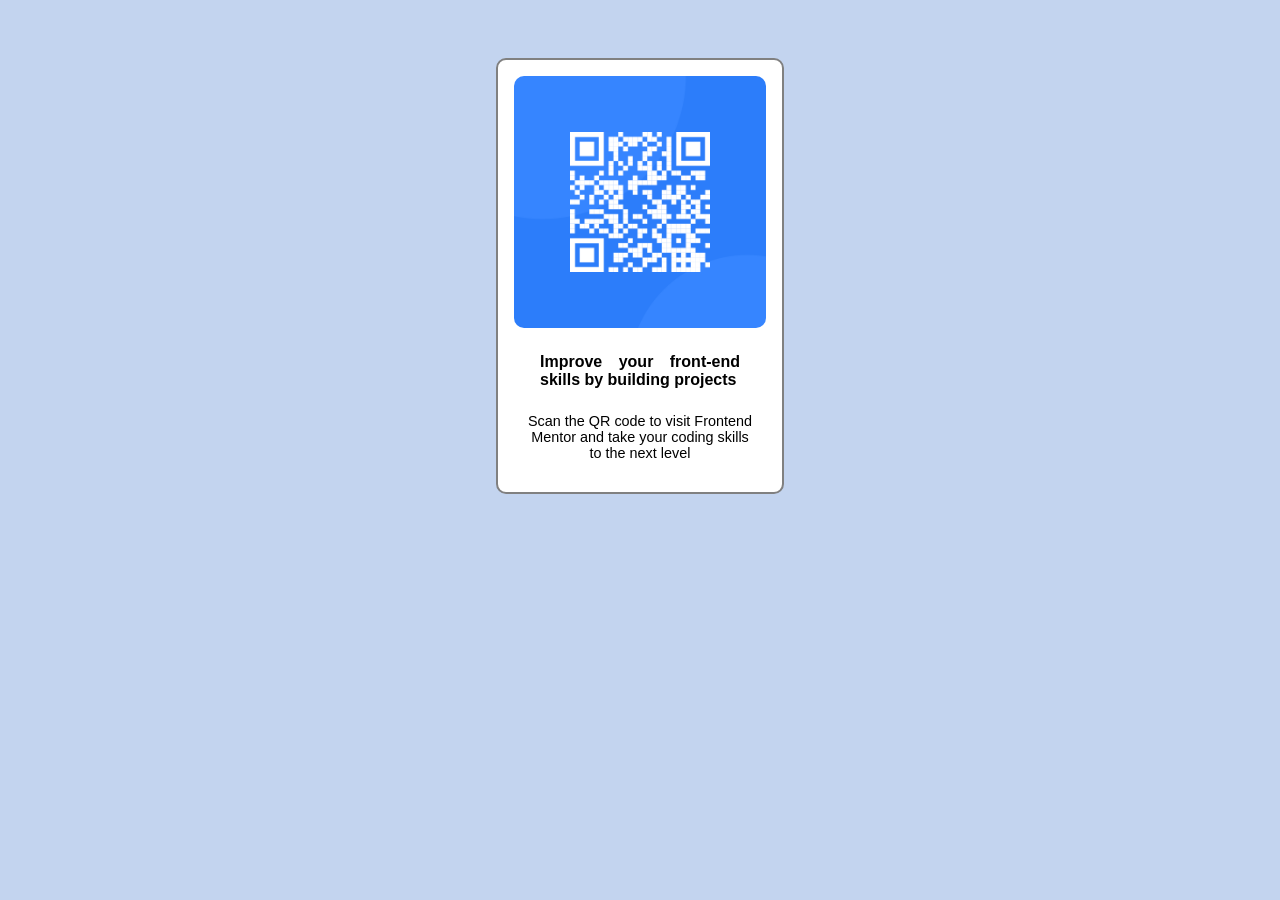
<file: index.html>
<!doctype html>
<html lang="en">
  <head>
    <meta charset="UTF-8" />
    <meta name="viewport" content="width=device-width, initial-scale=1.0" />
    <!-- displays site properly based on user's device -->
    <link rel="stylesheet" href="style.css" />
    <link
      rel="icon"
      type="image/png"
      sizes="32x32"
      href="./images/favicon-32x32.png"
    />

    <title>Frontend Mentor | QR code component</title>

    <!-- Feel free to remove these styles or customise in your own stylesheet 👍 -->
    <style></style>
  </head>
  <body>
    <main>
      <div class="card">
        <img class="img-card" src="./images/image-qr-code.png" alt="QR Code" />

        <h1 class="h1-card">
          Improve your front-end skills by building projects
        </h1>
        <p class="p-card">
          Scan the QR code to visit Frontend Mentor and take your coding skills
          to the next level
        </p>
      </div>
    </main>
  </body>
</html>
</file>
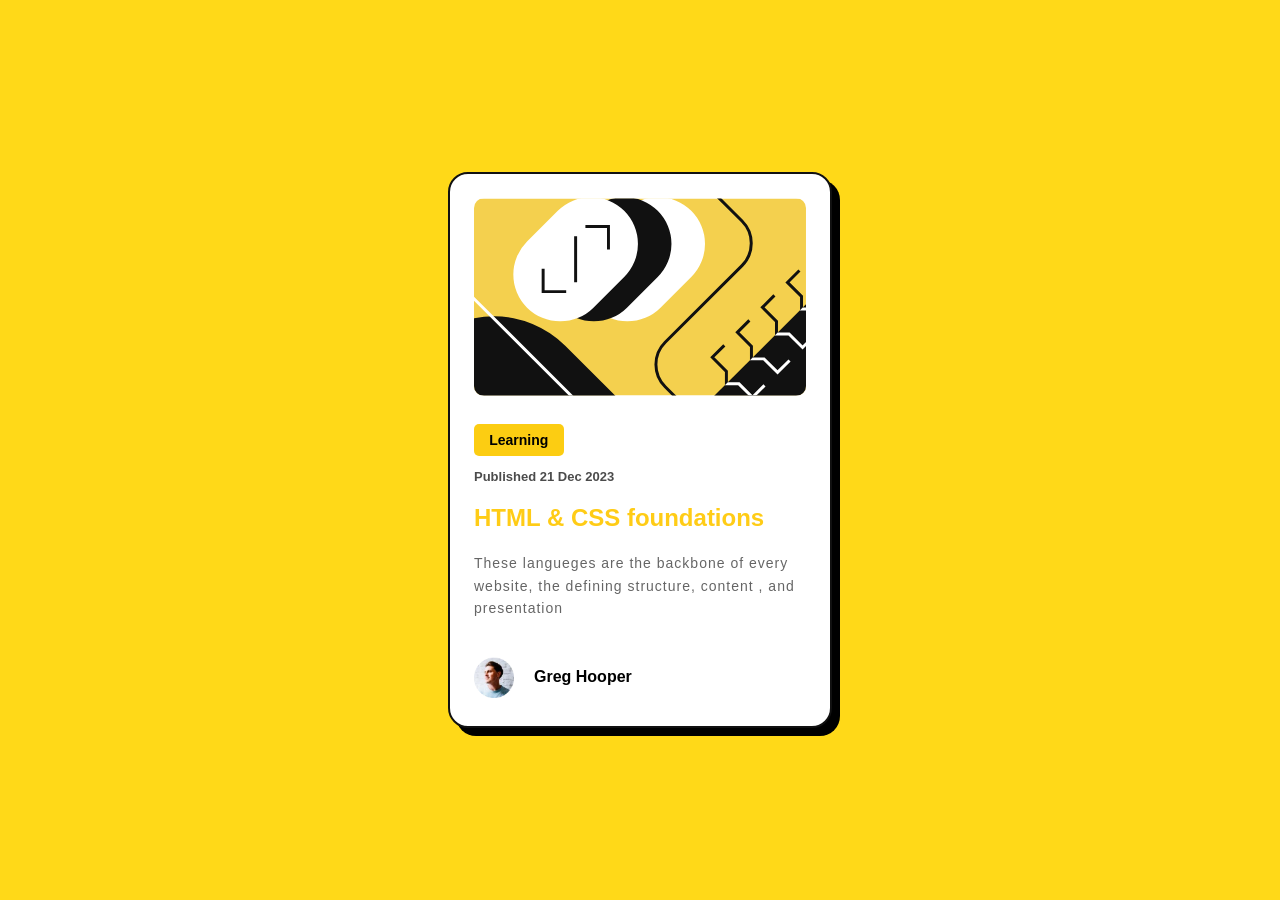
<file: blog-preview-card-main/index.html>
<!doctype html>
<html lang="en">
  <head>
    <meta charset="UTF-8" />
    <meta name="viewport" content="width=device-width, initial-scale=1.0" />
    <!-- displays site properly based on user's device -->
    <link rel="stylesheet" href="style.css" />
    <link
      rel="icon"
      type="image/png"
      sizes="32x32"
      href="./assets/images/favicon-32x32.png"
    />

    <title>Frontend Mentor | Blog preview card</title>

    <!-- Feel free to remove these styles or customise in your own stylesheet 👍 -->
    <style>
      .attribution {
        font-size: 11px;
        text-align: center;
      }
      .attribution a {
        color: hsl(228, 45%, 44%);
      }
    </style>
  </head>
  <body>
    <div class="card-body">
      <img
        src="./assets/images/illustration-article.svg"
        alt="illustration image"
        class="img-card"
      />
      <h1 class="h1-card">Learning</h1>
      <p class="p1-card">Published 21 Dec 2023</p>
      <h2 class="h2-card">HTML & CSS foundations</h2>
      <p class="p2-card">
        These langueges are the backbone of every website, the defining
        structure, content , and presentation
      </p>
      <div class="card-avatar">
        <img
          class="img2-card"
          src="./assets/images/image-avatar.webp"
          alt="avatar"
        />
        <p class="p3-card">Greg Hooper</p>
      </div>
    </div>
  </body>
</html>
</file>
<file: style.css>
* {
  box-sizing: border-box;
}

body {
  display: flex;
  justify-content: center;
  align-items: center;
  font-size: 15px;
  background-color: hsl(216, 57%, 85%);
  font-family: Arial, sans-serif;
}

.card {
  display: flex;
  flex-direction: column;
  align-items: center;
  background-color: white;
  border: 2px solid gray;
  width: 90%;
  max-width: 320px;
  padding: 16px;
  margin: auto;
  border-radius: 10px;
  margin-top: 50px;
}

.img-card {
  max-width: 100%;
  height: auto;
  display: block;
  border-radius: 10px;
  margin-bottom: 10px;
}

.h1-card {
  text-align: justify;
  font-size: 1rem;
  width: 200px;
  padding-top: 15px;
  margin: 0 auto;
}

.p-card {
  text-align: center;
  font-size: 0.9rem;
  width: 90%;
  padding-top: 10px;
}
</file>
<file: blog-preview-card-main/style.css>
* {
  box-sizing: border-box;
  font-family: Arial, sans-serif;
}

html {
  box-sizing: border-box;
}

body {
  background-color: rgb(255, 217, 24);
  width: 100%;
  min-height: 100vh;
  display: flex;
  justify-content: center;
  align-items: center;
  margin: 0;
  overflow: hidden;
}

.card-body {
  width: 90%;
  border: 2px solid #111;
  max-width: 384px;
  background: white;
  padding: 24px;
  border-radius: 20px;
  box-shadow: 8px 8px 0px 0px #000;
}

.card-avatar {
  display: flex;
  align-items: center;
  gap: 20px;
  margin-top: 33px;
}

.img-card {
  width: 100%;
  height: auto;
  border-radius: 10px;
  display: block;
}

.img2-card {
  width: 40px;
}

.h1-card {
  border: none;
  width: 27%;
  text-align: center;
  border-radius: 5px;
  font-size: 14px;
  background-color: rgb(252, 205, 18);
  padding: 2px;
  padding-top: 8px;
  padding-bottom: 8px;
  margin-top: 28px;
}

.p1-card {
  font-size: 13px;
  opacity: 0.7;
  font-weight: 600;
}

.p2-card {
  font-size: 14px;
  letter-spacing: 1px;
  line-height: 1.6;
  opacity: 0.6;
}

.p3-card {
  font-weight: 800;
}

.h2-card {
  color: rgb(255, 204, 22);
}
</file>
